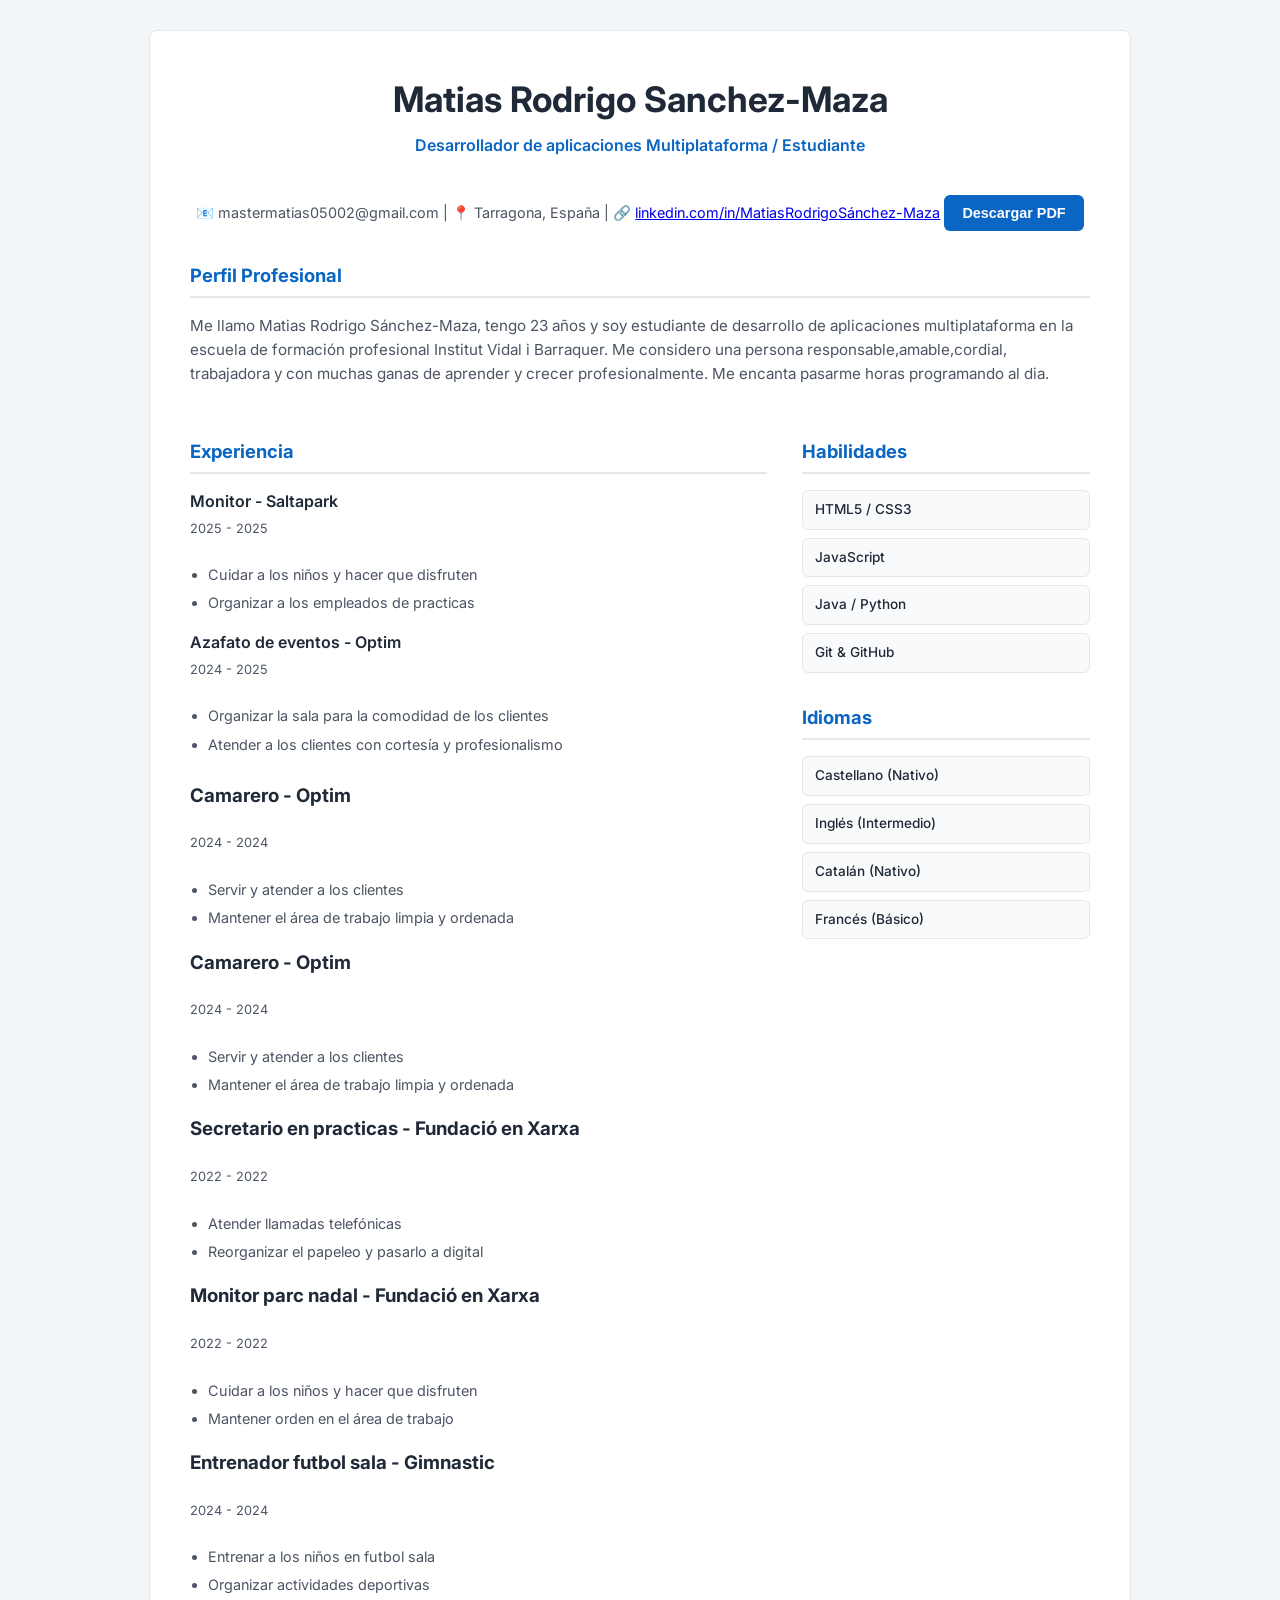
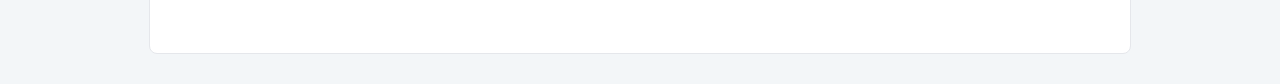
<file: index.html>
<!doctype html>
<html lang="es">
  <head>
    <meta charset="UTF-8" />
    <meta name="viewport" content="width=device-width, initial-scale=1.0" />
    <title>Mi CV Digital</title>
    <link rel="stylesheet" href="style.css" />
  </head>
  <body>
    <div class="container">
      <header>
        <h1>Matias Rodrigo Sanchez-Maza</h1>
        <p class="subtitle">Desarrollador de aplicaciones Multiplataforma / Estudiante</p>
        <div class="contact-info">
          <span>📧 mastermatias05002@gmail.com</span> |
          <span>📍 Tarragona, España</span> |
          <span>🔗 <a href="https://www.linkedin.com/in/matias-rodrigo-s%C3%A1nchez-maza-1466b2267/">linkedin.com/in/MatiasRodrigoSánchez-Maza</a></span>
          <span><button class="pdf-btn" onclick="window.print()">Descargar PDF</button>
</span>
        </div>
      </header>

      <section class="summary">
        <h2>Perfil Profesional</h2>
        <p>
          Me llamo Matias Rodrigo Sánchez-Maza, tengo 23 años y soy estudiante
          de desarrollo de aplicaciones multiplataforma en la escuela de formación profesional
          Institut Vidal i Barraquer. Me considero una persona responsable,amable,cordial,
          trabajadora y con muchas ganas de aprender y crecer profesionalmente. Me encanta pasarme
          horas programando al dia.
        </p>
      </section>

      <div class="main-content">
        <section class="experience">
          <h2>Experiencia</h2>
          <div class="item">
            <h3>Monitor - Saltapark</h3>
            <span class="date">2025 - 2025</span>
            <ul>
              <li>Cuidar a los niños y hacer que disfruten</li>
              <li>Organizar a los empleados de practicas</li>
            </ul>
            <h3>Azafato de eventos - Optim</h3>
            <span class="date">2024 - 2025</span>
            <ul>
              <li>Organizar la sala para la comodidad de los clientes</li>
              <li>Atender a los clientes con cortesía y profesionalismo</li>
            </ul>
          </div>
            </ul>
            <h3>Camarero - Optim</h3>
            <span class="date">2024 - 2024</span>
            <ul>
              <li>Servir y atender a los clientes</li>
              <li>Mantener el área de trabajo limpia y ordenada</li>
            </ul>
            </ul>
            <h3>Camarero - Optim</h3>
            <span class="date">2024 - 2024</span>
            <ul>
              <li>Servir y atender a los clientes</li>
              <li>Mantener el área de trabajo limpia y ordenada</li>
            </ul>
              <h3>Secretario en practicas - Fundació en Xarxa</h3>
            <span class="date">2022 - 2022</span>
            <ul>
              <li>Atender llamadas telefónicas</li>
              <li>Reorganizar el papeleo y pasarlo a digital</li>
            </ul>
          <h3>Monitor parc nadal - Fundació en Xarxa</h3>
            <span class="date">2022 - 2022</span>
            <ul>
              <li>Cuidar a los niños y hacer que disfruten</li>
              <li>Mantener orden en el área de trabajo</li>
            </ul>
              <h3>Entrenador futbol sala - Gimnastic</h3>
            <span class="date">2024 - 2024</span>
            <ul>
              <li>Entrenar a los niños en futbol sala</li>
              <li>Organizar actividades deportivas</li>
            </ul>
        </section>

        <aside class="skills">
          <h2>Habilidades</h2>
          <ul>
            <li>HTML5 / CSS3</li>
            <li>JavaScript</li>
            <li>Java / Python</li>
            <li>Git & GitHub</li>
          </ul>
            <h2>Idiomas</h2>
          <ul>
            <li>Castellano (Nativo)</li>
            <li>Inglés (Intermedio)</li>
            <li>Catalán (Nativo)</li>
            <li>Francés (Básico)</li>
          </ul>
        </aside>
      </div>
    </div>
  </body>
</html>
</file>
<file: style.css>
@import url('https://fonts.googleapis.com/css2?family=Inter:wght@300;400;600;700&display=swap');

/* =========================
   VARIABLES LINKEDIN
========================= */
:root {
    --primary-color: #0a66c2;   /* Azul LinkedIn */
    --text-color: #1f2937;
    --light-text: #4b5563;
    --bg-color: #f3f6f8;
    --card-bg: #ffffff;
    --border-color: #e5e7eb;
}

/* =========================
   GENERAL
========================= */
body {
    font-family: 'Inter', sans-serif;
    background: var(--bg-color);
    color: var(--text-color);
    line-height: 1.6;
    margin: 0;
    padding: 30px 15px;
}

/* =========================
   CONTENEDOR
========================= */
.container {
    max-width: 900px;
    margin: 0 auto;
    background: var(--card-bg);
    padding: 40px;
    border-radius: 8px;
    border: 1px solid var(--border-color);
}

/* =========================
   HEADER
========================= */
header {
    text-align: center;
    margin-bottom: 30px;
}

h1 {
    margin: 0;
    font-size: 2.2rem;
    font-weight: 700;
    color: var(--text-color);
}

.subtitle {
    font-size: 1rem;
    font-weight: 600;
    color: var(--primary-color);
    margin-top: 6px;
}

.contact-info {
    margin-top: 10px;
    font-size: 0.9rem;
    color: var(--light-text);
}

/* =========================
   SECCIONES
========================= */
h2 {
    font-size: 1.15rem;
    color: var(--primary-color);
    border-bottom: 2px solid var(--border-color);
    padding-bottom: 6px;
    margin-top: 30px;
}

/* =========================
   PERFIL
========================= */
.summary p {
    color: var(--light-text);
    font-size: 0.95rem;
}

/* =========================
   LAYOUT
========================= */
.main-content {
    display: flex;
    gap: 35px;
    margin-top: 20px;
}

@media (max-width: 768px) {
    .main-content {
        flex-direction: column;
    }
    .container {
        padding: 25px;
    }
}

.experience { flex: 2; }
.skills { flex: 1; }

/* =========================
   EXPERIENCIA
========================= */
.item {
    margin-bottom: 25px;
}

.item h3 {
    margin: 0;
    font-size: 1rem;
    font-weight: 600;
    color: var(--text-color);
}

.date {
    display: inline-block;
    font-size: 0.8rem;
    color: var(--light-text);
    margin: 4px 0 8px;
}

/* =========================
   LISTAS
========================= */
ul {
    padding-left: 18px;
}

ul li {
    font-size: 0.9rem;
    color: var(--light-text);
    margin-bottom: 5px;
}

/* =========================
   SKILLS / IDIOMAS
========================= */
.skills ul {
    list-style: none;
    padding: 0;
}

.skills li {
    background: #f9fafb;
    border: 1px solid var(--border-color);
    margin-bottom: 8px;
    padding: 8px 12px;
    border-radius: 6px;
    font-size: 0.85rem;
    font-weight: 500;
    color: var(--text-color);
}

/* =========================
   IMPRESIÓN / PDF (LinkedIn)
========================= */
@media print {

    body {
        background: #ffffff;
        padding: 0;
    }

    .container {
        border: none;
        padding: 25px;
    }

    h2 {
        color: #000000;
        border-bottom: 1px solid #000;
    }

    .subtitle {
        color: #000000;
    }
}
.pdf-btn {
    margin-top: 20px;
    padding: 10px 18px;
    font-size: 0.9rem;
    font-weight: 600;
    color: #ffffff;
    background: #0a66c2;
    border: none;
    border-radius: 6px;
    cursor: pointer;
}

.pdf-btn:hover {
    background: #084d9c;
}

/* No mostrar el botón en el PDF */
@media print {
    .pdf-btn {
        display: none;
    }
}
</file>
